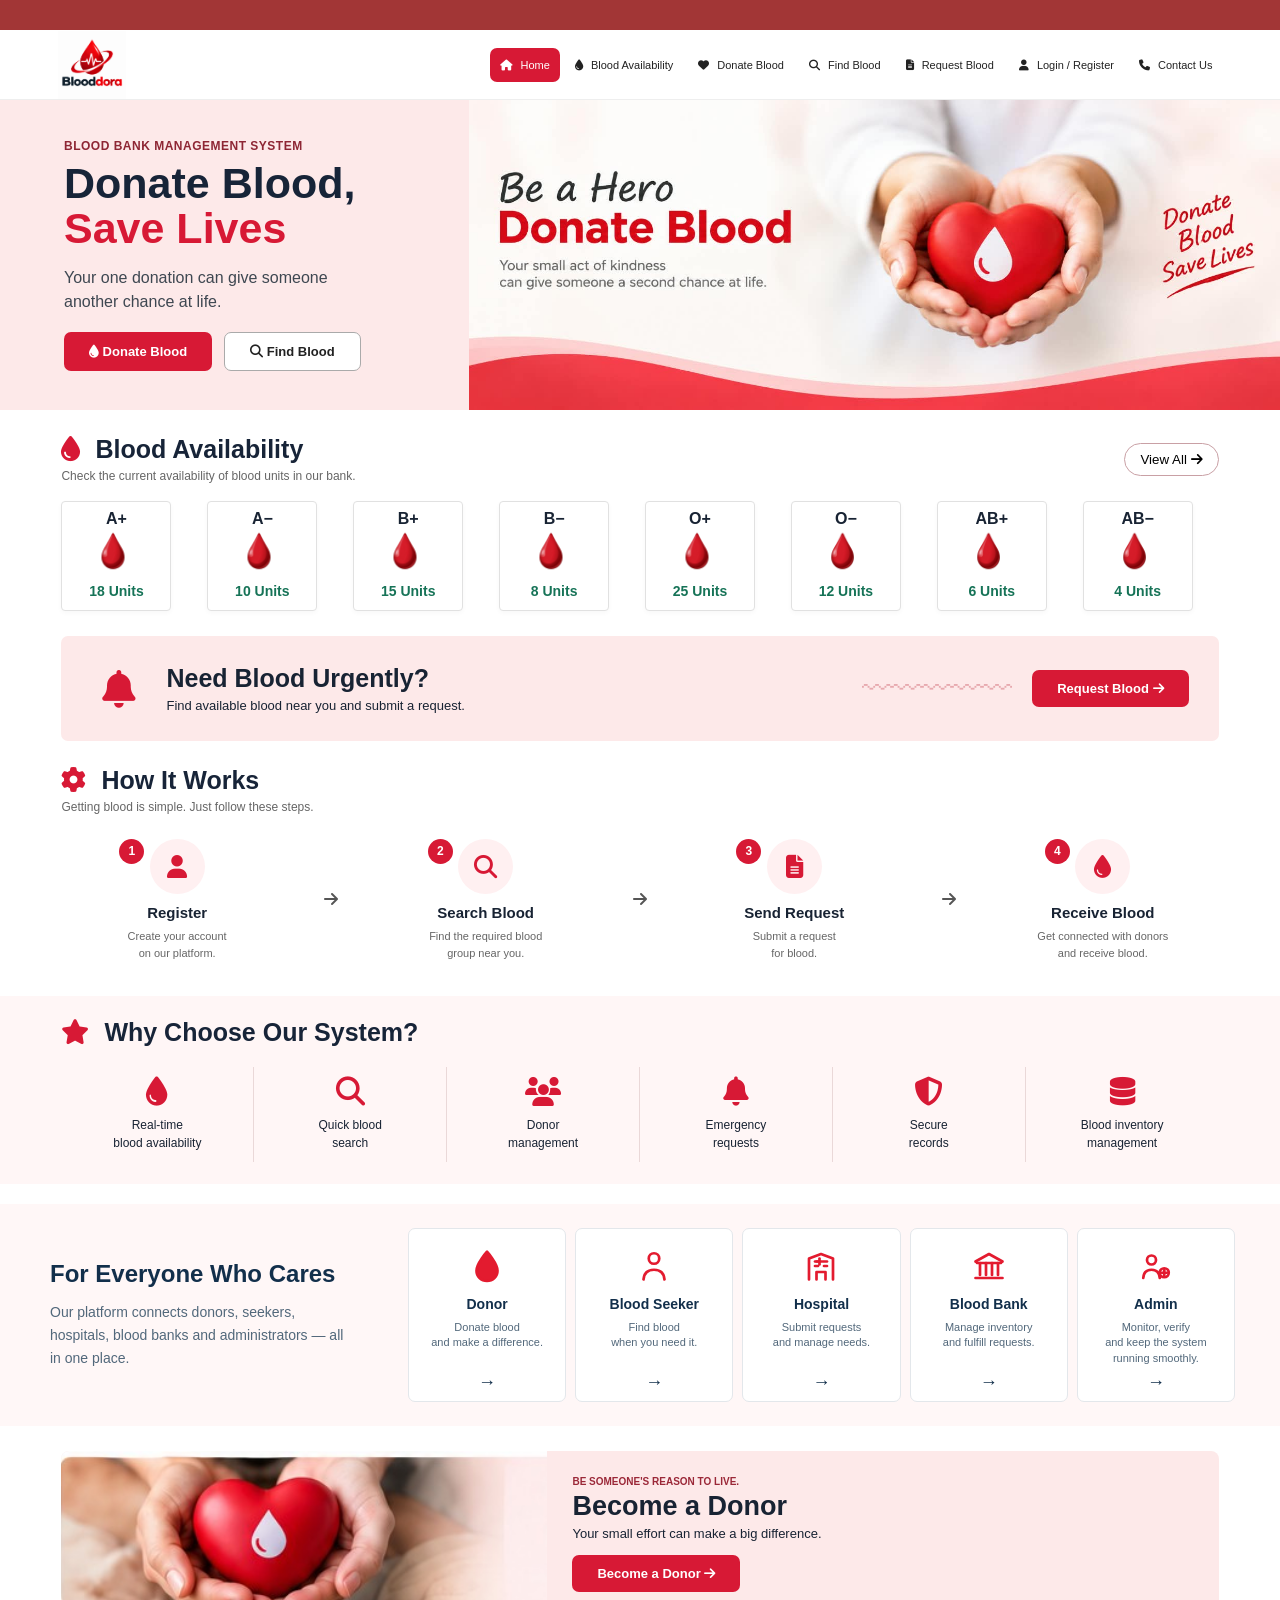
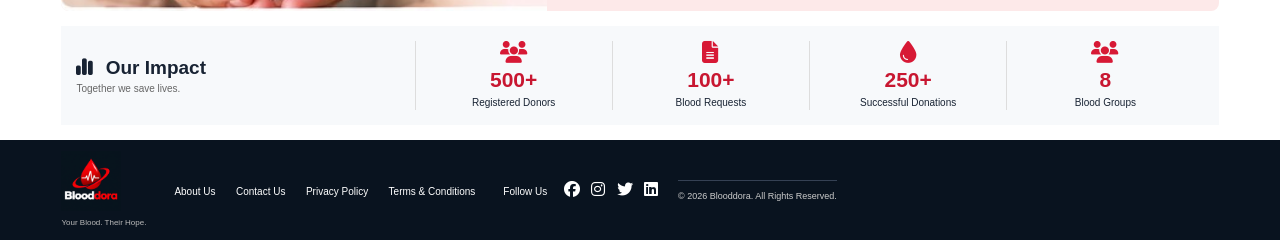
<file: index.html>
<!DOCTYPE html>
<html lang="en">

<head>
    <meta charset="UTF-8">
    <meta name="viewport" content="width=device-width, initial-scale=1.0">

    <title>Blooddora - Blood Bank Management System</title>

    <!-- Font Awesome -->
    <link rel="stylesheet" href="https://cdnjs.cloudflare.com/ajax/libs/font-awesome/6.5.2/css/all.min.css">

    <!-- CSS -->
    <link rel="stylesheet" href="style.css">
</head>

<body>
    <header style=" background-color: rgb(162, 54, 54); height: 30px;"></header>
    <!--NAVBAR-->
    <header class="navbar">

        <div class="logo">
            <img src="logo.png" alt="">
        </div>

        <nav>
            <a href="#" class="active">
                <i class="fa-solid fa-house"></i> Home
            </a>

            <a href="#">
                <i class="fa-solid fa-droplet"></i> Blood Availability
            </a>

            <a href="#">
                <i class="fa-solid fa-heart"></i> Donate Blood
            </a>

            <a href="#">
                <i class="fa-solid fa-magnifying-glass"></i> Find Blood
            </a>

            <a href="#">
                <i class="fa-solid fa-file-lines"></i> Request Blood
            </a>

            <a href="#">
                <i class="fa-solid fa-user"></i> Login / Register
            </a>

            <a href="#">
                <i class="fa-solid fa-phone"></i> Contact Us
            </a>
        </nav>

    </header>


    <!--HERO-->
    <section class="hero">

        <div class="hero-content">

            <p class="small-title">BLOOD BANK MANAGEMENT SYSTEM</p>

            <h1>
                Donate Blood,<br>
                <span>Save Lives</span>
            </h1>

            <p class="hero-text">
                Your one donation can give someone<br>
                another chance at life.
            </p>

            <div class="hero-buttons">
                <button class="btn red-btn" onclick="window.location.href='donor_registration.html'">
                    <i class="fa-solid fa-droplet"></i>
                    Donate Blood
                </button>

                <button class="btn white-btn">
                    <i class="fa-solid fa-magnifying-glass"></i>
                    Find Blood
                </button>
            </div>

        </div>

        <div class="hero-image">
            <img src="donar-image.jpeg" alt="">
        </div>

    </section>


    <!--BLOOD AVAILABILITY -->
    <section class="section">

        <div class="section-heading">

            <div>
                <h2>
                    <i class="fa-solid fa-droplet"></i>
                    Blood Availability
                </h2>

                <p>Check the current availability of blood units in our bank.</p>
            </div>

            <button class="view-btn">
                View All <i class="fa-solid fa-arrow-right"></i>
            </button>

        </div>


        <div class="blood-cards">

            <div class="blood-card">

                <h3>A+</h3>
                <div class="blood-icon">
                    <img src="blooddrop_transparent.png" alt="">
                </div>
                <strong>18 Units</strong>
            </div>

            <div class="blood-card">

                <h3>A−</h3>
                <div class="blood-icon"> <img src="blooddrop_transparent.png" alt=""></div>
                <strong>10 Units</strong>
            </div>

            <div class="blood-card">

                <h3>B+</h3>
                <div class="blood-icon"> <img src="blooddrop_transparent.png" alt=""></div>
                <strong>15 Units</strong>
            </div>

            <div class="blood-card">

                <h3>B−</h3>
                <div class="blood-icon"> <img src="blooddrop_transparent.png" alt=""> </div>
                <strong>8 Units</strong>
            </div>

            <div class="blood-card">

                <h3>O+</h3>
                <div class="blood-icon"> <img src="blooddrop_transparent.png" alt=""></div>
                <strong>25 Units</strong>
            </div>

            <div class="blood-card">

                <h3>O−</h3>
                <div class="blood-icon"> <img src="blooddrop_transparent.png" alt=""></div>
                <strong>12 Units</strong>
            </div>

            <div class="blood-card">

                <h3>AB+</h3>
                <div class="blood-icon"> <img src="blooddrop_transparent.png" alt=""></div>
                <strong>6 Units</strong>
            </div>

            <div class="blood-card">

                <h3>AB−</h3>
                <div class="blood-icon"> <img src="blooddrop_transparent.png" alt=""></div>
                <strong>4 Units</strong>
            </div>

        </div>

    </section>


    <!-- URGENT BLOOD -->
    <section class="urgent">

        <div class="urgent-icon">
            <i class="fa-solid fa-bell"></i>
        </div>

        <div class="urgent-text">
            <h2>Need Blood Urgently?</h2>
            <p>Find available blood near you and submit a request.</p>
        </div>

        <div class="heartbeat">
            〰〰〰〰〰
        </div>

        <button class="red-btn">
            Request Blood
            <i class="fa-solid fa-arrow-right"></i>
        </button>

    </section>


    <!--HOW IT WORKS -->
    <section class="section how-section">

        <div class="section-title">
            <h2>
                <i class="fa-solid fa-gear"></i>
                How It Works
            </h2>

            <p>Getting blood is simple. Just follow these steps.</p>
        </div>


        <div class="steps">

            <div class="step">

                <span class="number">1</span>

                <div class="step-icon">
                    <i class="fa-solid fa-user"></i>
                </div>

                <h3>Register</h3>

                <p>Create your account<br>on our platform.</p>

            </div>


            <div class="arrow">
                <i class="fa-solid fa-arrow-right"></i>
            </div>


            <div class="step">

                <span class="number">2</span>

                <div class="step-icon">
                    <i class="fa-solid fa-magnifying-glass"></i>
                </div>

                <h3>Search Blood</h3>

                <p>Find the required blood<br>group near you.</p>

            </div>


            <div class="arrow">
                <i class="fa-solid fa-arrow-right"></i>
            </div>


            <div class="step">

                <span class="number">3</span>

                <div class="step-icon">
                    <i class="fa-solid fa-file-lines"></i>
                </div>

                <h3>Send Request</h3>

                <p>Submit a request<br>for blood.</p>

            </div>


            <div class="arrow">
                <i class="fa-solid fa-arrow-right"></i>
            </div>


            <div class="step">

                <span class="number">4</span>

                <div class="step-icon">
                    <i class="fa-solid fa-droplet"></i>
                </div>

                <h3>Receive Blood</h3>

                <p>Get connected with donors<br>and receive blood.</p>

            </div>

        </div>

    </section>


    <!--WHY CHOOSE-->
    <section class="why">

        <div class="section-title">
            <h2>
                <i class="fa-solid fa-star"></i>
                Why Choose Our System?
            </h2>
        </div>


        <div class="features">

            <div class="feature">
                <i class="fa-solid fa-droplet"></i>
                <p>Real-time<br>blood availability</p>
            </div>

            <div class="feature">
                <i class="fa-solid fa-magnifying-glass"></i>
                <p>Quick blood<br>search</p>
            </div>

            <div class="feature">
                <i class="fa-solid fa-users"></i>
                <p>Donor<br>management</p>
            </div>

            <div class="feature">
                <i class="fa-solid fa-bell"></i>
                <p>Emergency<br>requests</p>
            </div>

            <div class="feature">
                <i class="fa-solid fa-shield-halved"></i>
                <p>Secure<br>records</p>
            </div>

            <div class="feature">
                <i class="fa-solid fa-database"></i>
                <p>Blood inventory<br>management</p>
            </div>

        </div>

    </section>


    <!--EVERYONE-->

    <section class="everyone-section" style="margin-top: 20px; margin-bottom: 20px;">
        <div class="everyone-container">

            <!-- Left Content -->
            <div class="everyone-intro">
                <h2>For Everyone Who Cares</h2>

                <p>
                    Our platform connects donors, seekers, hospitals,
                    blood banks and administrators — all in one place.
                </p>
            </div>

            <!-- Right Cards -->
            <div class="everyone-cards">

                <!-- Donor -->
                <div class="role-card">
                    <div class="role-icon">
                        <!-- Blood Drop -->
                        <svg viewBox="0 0 24 24" aria-hidden="true">
                            <path
                                d="M12 2.5C12 2.5 5 10.2 5 15.1C5 19.1 8.1 22 12 22C15.9 22 19 19.1 19 15.1C19 10.2 12 2.5 12 2.5Z" />
                        </svg>
                    </div>

                    <h3>Donor</h3>

                    <p>
                        Donate blood<br>
                        and make a difference.
                    </p>

                    <a href="#" class="role-arrow">→</a>
                </div>


                <!-- Blood Seeker -->
                <div class="role-card">
                    <div class="role-icon">
                        <!-- User -->
                        <svg viewBox="0 0 24 24" aria-hidden="true">
                            <circle cx="12" cy="7" r="3.5" />
                            <path d="M5 21C5.4 16.9 8 14.5 12 14.5C16 14.5 18.6 16.9 19 21" />
                        </svg>
                    </div>

                    <h3>Blood Seeker</h3>

                    <p>
                        Find blood<br>
                        when you need it.
                    </p>

                    <a href="#" class="role-arrow">→</a>
                </div>


                <!-- Hospital -->
                <div class="role-card">
                    <div class="role-icon">
                        <!-- Hospital -->
                        <svg viewBox="0 0 24 24" aria-hidden="true">
                            <path d="M4 21V7L12 4L20 7V21" />
                            <path d="M9 21V16H15V21" />
                            <path d="M8 9H10" />
                            <path d="M14 9H16" />
                            <path d="M8 12H10" />
                            <path d="M14 12H16" />
                            <path d="M11 7V11" />
                            <path d="M9 9H13" />
                        </svg>
                    </div>

                    <h3>Hospital</h3>

                    <p>
                        Submit requests<br>
                        and manage needs.
                    </p>

                    <a href="#" class="role-arrow">→</a>
                </div>


                <!-- Blood Bank -->
                <div class="role-card">
                    <div class="role-icon">
                        <!-- Bank -->
                        <svg viewBox="0 0 24 24" aria-hidden="true">
                            <path d="M3 9L12 4L21 9" />
                            <path d="M4 10H20" />
                            <path d="M6 10V18" />
                            <path d="M10 10V18" />
                            <path d="M14 10V18" />
                            <path d="M18 10V18" />
                            <path d="M3 20H21" />
                        </svg>
                    </div>

                    <h3>Blood Bank</h3>

                    <p>
                        Manage inventory<br>
                        and fulfill requests.
                    </p>

                    <a href="#" class="role-arrow">→</a>
                </div>


                <!-- Admin -->
                <div class="role-card">
                    <div class="role-icon">
                        <!-- Admin -->
                        <svg viewBox="0 0 24 24" aria-hidden="true">
                            <circle cx="9" cy="8" r="3" />
                            <path d="M3.5 20C3.8 16.5 5.7 14.5 9 14.5C12.3 14.5 14.2 16.5 14.5 20" />
                            <circle cx="17.5" cy="16.5" r="3" />
                            <path d="M17.5 14.8V18.2" />
                            <path d="M15.8 16.5H19.2" />
                        </svg>
                    </div>

                    <h3>Admin</h3>

                    <p>
                        Monitor, verify<br>
                        and keep the system running smoothly.
                    </p>

                    <a href="#" class="role-arrow">→</a>
                </div>

            </div>

        </div>
    </section>

    <!--DONOR BANNER-->
    <section class="donor-banner">

        <div class="donor-image">
            <img src="heroimage.jpeg" alt="">
        </div>

        <div class="donor-content">

            <p>BE SOMEONE'S REASON TO LIVE.</p>

            <h2>Become a Donor</h2>

            <span>Your small effort can make a big difference.</span>

            <button class="red-btn" onclick="window.location.href='donor_registration.html'">
                Become a Donor
                <i class="fa-solid fa-arrow-right"></i>
            </button>

        </div>

    </section>


    <!--IMPACT-->
    <section class="impact">

        <div class="impact-title">
            <h2>
                <i class="fa-solid fa-chart-simple"></i>
                Our Impact
            </h2>

            <p>Together we save lives.</p>
        </div>


        <div class="impact-items">

            <div>
                <i class="fa-solid fa-users"></i>
                <strong>500+</strong>
                <span>Registered Donors</span>
            </div>

            <div>
                <i class="fa-solid fa-file-lines"></i>
                <strong>100+</strong>
                <span>Blood Requests</span>
            </div>

            <div>
                <i class="fa-solid fa-droplet"></i>
                <strong>250+</strong>
                <span>Successful Donations</span>
            </div>

            <div>
                <i class="fa-solid fa-users"></i>
                <strong>8</strong>
                <span>Blood Groups</span>
            </div>

        </div>

    </section>


    <!--  FOOTER  -->
    <footer>

        <div style="display: block;">
            <div class="footer-logo">
                <img src="footer-logo.jpeg" alt="">
            </div>
            <div>
                <span class="logo-span">Your Blood. Their Hope.</span>
            </div>
        </div>


        <div class="footer-links">

            <a href="#">About Us</a>
            <a href="#">Contact Us</a>
            <a href="#">Privacy Policy</a>
            <a href="#">Terms & Conditions</a>

        </div>


        <div class="social">

            <span>Follow Us</span>

            <a href="#"><i class="fa-brands fa-facebook"></i></a>
            <a href="#"><i class="fa-brands fa-instagram"></i></a>
            <a href="#"><i class="fa-brands fa-twitter"></i></a>
            <a href="#"><i class="fa-brands fa-linkedin"></i></a>

        </div>


        <div class="copyright">
            © 2026 Blooddora. All Rights Reserved.
        </div>

    </footer>

</body>

</html>
</file>
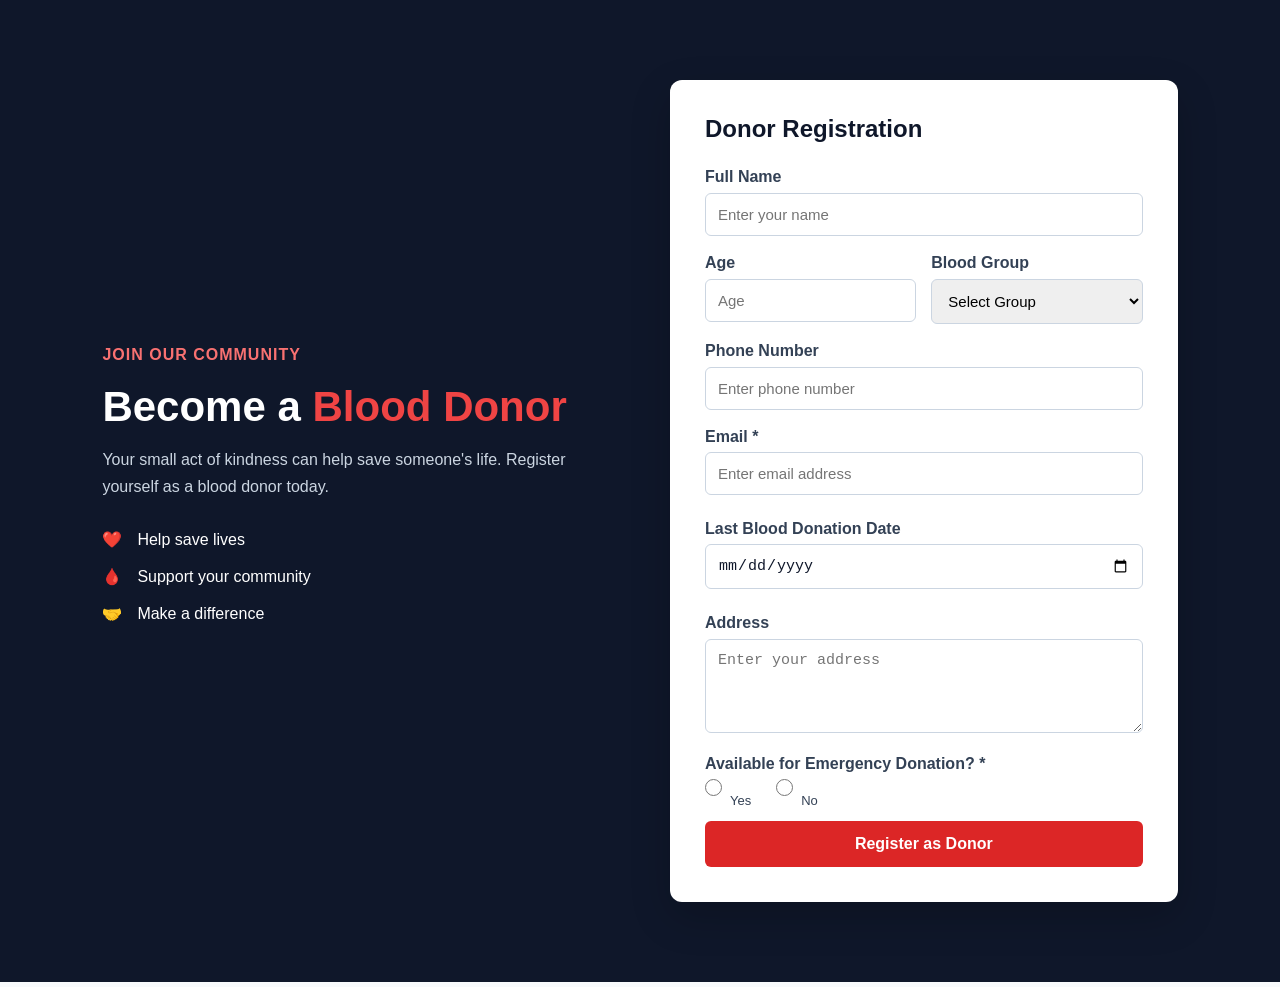
<file: donor_registration.html>
<!DOCTYPE html>
<html lang="en">

<head>
    <meta charset="UTF-8">
    <meta name="viewport" content="width=device-width, initial-scale=1.0">
    <title>Blooddora - Blood Bank</title>
    <!-- CSS File -->
    <link rel="stylesheet" href="donor_registration.css">
    </link>

</head>
<!-- DONOR FORM -->
<section class="donor-section" id="donor">
    <div class="donor-container">
        <div class="donor-info">
            <p>JOIN OUR COMMUNITY</p>
            <h2>
                Become a
                <span>Blood Donor</span>
            </h2>
            <p>
                Your small act of kindness can help save someone's life.
                Register yourself as a blood donor today.
            </p>
            <div class="donor-points">
                <div>
                    ❤️
                    <span>Help save lives</span>
                </div>
                <div>
                    🩸
                    <span>Support your community</span>
                </div>
                <div>
                    🤝
                    <span>Make a difference</span>
                </div>
            </div>
        </div>
        <div class="donor-form">
            <h2>Donor Registration</h2>
            <form>
                <div class="input-group">
                    <label>Full Name</label>
                    <input type="text" placeholder="Enter your name" required>
                </div>
                <div class="form-row">
                    <div class="input-group">
                        <label>Age</label>
                        <input type="number"  id="age" name="age"
                            min="18" max="60" placeholder="Age" required>
                    </div>
                    <div class="input-group">
                        <label>Blood Group</label>
                        <select required>
                            <option value="">
                                Select Group
                            </option>
                            <option>A+</option>
                            <option>A-</option>
                            <option>B+</option>
                            <option>B-</option>
                            <option>O+</option>
                            <option>O-</option>
                            <option>AB+</option>
                            <option>AB-</option>
                        </select>
                    </div>
                </div>
                <div class="input-group">
                    <label>Phone Number</label>
                    <input type="tel" placeholder="Enter phone number" required>
                </div>
                <div class="form-group">
                        <label for="email">Email <b>*</b></label>
                        <input type="email" id="email" name="email"
                            placeholder="Enter email address" required>
                    </div>
                    <div class="form-group">
                        <label for="last-donation">Last Blood Donation Date</label>
                        <input type="date" id="last-donation" name="lastDonation">
                    </div>


                <div class="input-group">
                    <label>Address</label>
                    <textarea rows="4" placeholder="Enter your address"></textarea>
                </div>
                  <div class="form-group">
                        <label>Available for Emergency Donation? <b>*</b></label>
                        <div class="radio-group">
                            <label>
                                <input type="radio" name="emergency"
                                    value="yes" required> Yes
                            </label>
                            <label>
                                <input type="radio" name="emergency" value="no"> No
                            </label>
                        </div>
                    </div>
                <button type="submit">
                    Register as Donor
                </button>
            </form>
        </div>
    </div>
</section>
</body>

</html>
</file>
<file: style.css>
*{
    margin: 0;
    padding: 0;
    box-sizing: border-box;
}

body {
    font-family: Arial, Helvetica, sans-serif;
    color: #182333;
    background: #fff;
}


/* NAVBAR  */

.navbar {
    height: 70px;
    display: flex;
    align-items: center;
    justify-content: space-between;
    padding: 0 4.5%;
    background: #fff;
    border-bottom: 1px solid #eee;
}

.logo {
    display: flex;
    height: 68px;
    align-items: center;
    gap: 10px;
}
.logo img{
    height: 100%;
    width: 68px;
}

.navbar nav {
    display: flex;
    align-items: center;
    gap: 5px;
}

.navbar nav a {
    text-decoration : none;
    color: #222;
    font-size: 11px;
    padding: 11px 10px;
    border-radius: 7px;
    white-space: nowrap;
}

.navbar nav a i {
    margin-right: 5px;
}

.navbar nav a:hover{
    background-color: rgb(235, 235, 235);
    color:#060606;
}
.navbar nav .active {
    background: #d71935;
    color: white;
}


/*  HERO  */

.hero {
    min-height: 310px;
    display: flex;
    align-items: center;
    background: #fde9e9;
    overflow: hidden;
}

.hero-content {
    width: 50%;
    padding-left: 5%;
    z-index: 2;
}

.small-title {
    color: #8e2634;
    font-size: 12px;
    font-weight: bold;
    letter-spacing: .5px;
    margin-bottom: 8px;
}

.hero h1 {
    font-size: 43px;
    line-height: 1.05;
    color: #172438;
    margin-bottom: 15px;
}

.hero h1 span {
    color: #d71935;
}

.hero-text {
    color: #3e4751;
    font-size: 16px;
    line-height: 1.5;
}

.hero-buttons {
    margin-top: 18px;
    display: flex;
    gap: 12px;
}

.btn,
.red-btn,
.white-btn {
    border: none;
    border-radius: 7px;
    padding: 11px 25px;
    font-size: 13px;
    cursor: pointer;
    font-weight: 600;
}

.red-btn {
    background: #d71935;
    color: white;
}

.red-btn:hover {
    background: #b9142c;
}
.white-btn:hover,
.view-btn:hover {
    background: rgb(245, 244, 244);
}

.white-btn {
    background: white;
    color: #222;
    border: 1px solid #aaa;
}

.hero-image {
    width: 90%;
    height: 310px;
}

.hero-image img {
    width: 100%;
    height: 100%;
    object-fit: cover;
}


/*  COMMON SECTION  */

.section {
    padding: 25px 4.8%;
}

.section-heading {
    display: flex;
    justify-content: space-between;
    align-items: center;
    margin-bottom: 18px;
}

.section-heading h2,
.section-title h2 {
    font-size: 25px;
    color: #172438;
}

.section-heading h2 i,
.section-title h2 i {
    color: #d71935;
    margin-right: 8px;
}

.section-heading p,
.section-title p {
    font-size: 12px;
    color: #666;
    margin-top: 5px;
}

.view-btn {
    border: 1px solid #c9a0a5;
    background: white;
    padding: 8px 15px;
    border-radius: 20px;
    cursor: pointer;
}


/*  BLOOD CARDS  */

.blood-cards {
    display: grid;
    grid-template-columns: repeat(8, 1fr);
    gap: 10px;
}

.blood-card {
    height: 110px;
    width: 110px;
    border: 1px solid #e1e1e1;
    border-radius: 4px;
    text-align: center;
    padding: 8px 5px;
    background: white;
    box-shadow: 0 2px 5px rgba(0,0,0,.03);
}

.blood-card h3 {
    font-size: 16px;
    margin-top:0px;

}
 .blood-icon  img{
    padding-left: 23px;
    height:70%;
    width: 70%;
    display: block;

 }


.blood-card strong {
    display: block;
    margin-top: 9px;
    color: #167357;
    font-size: 14px;
}

/*  URGENT */

.urgent {
    margin: 0 4.8% 25px;
    min-height: 105px;
    background: #fde9e9;
    border-radius: 7px;
    display: flex;
    align-items: center;
    padding: 18px 30px;
    gap: 20px;
}

.urgent-icon {
    width: 55px;
    text-align: center;
}

.urgent-icon i {
    font-size: 38px;
    color: #d71935;
}

.urgent-text {
    flex: 1;
}

.urgent-text h2 {
    font-size: 25px;
    margin-bottom: 5px;
}

.urgent-text p {
    font-size: 13px;
}

.heartbeat {
    color: #e7a9ae;
    font-size: 30px;
}


/*  HOW IT WORKS */

.how-section {
    padding-top: 0;
}

.steps {
    display: flex;
    align-items: center;
    justify-content: space-between;
    margin-top: 25px;
}

.step {
    position: relative;
    text-align: center;
    width: 20%;
}

.number {
    position: absolute;
    top: 0;
    left: 25%;
    width: 25px;
    height: 25px;
    line-height: 25px;
    background: #d71935;
    color: white;
    border-radius: 50%;
    font-size: 12px;
    font-weight: bold;
}

.step-icon {
    width: 55px;
    height: 55px;
    margin: auto;
    background: #fff0f1;
    color: #d71935;
    border-radius: 50%;
    display: flex;
    justify-content: center;
    align-items: center;
    font-size: 23px;
}

.step h3 {
    margin-top: 10px;
    font-size: 15px;
}

.step p {
    color: #666;
    font-size: 11px;
    line-height: 1.5;
    margin-top: 7px;
}

.arrow {
    color: #555;
}


/*  WHY CHOOSE */

.why {
    background: #fff6f6;
    padding: 22px 4.8%;
    margin-top: 10px;
}

.features {
    display: grid;
    grid-template-columns: repeat(6, 1fr);
    margin-top: 20px;
}

.feature {
    text-align: center;
    padding: 10px;
    border-right: 1px solid #ead8d8;
}

.feature:last-child {
    border: none;
}

.feature i {
    color: #d71935;
    font-size: 29px;
    margin-bottom: 10px;
}

.feature p {
    font-size: 12px;
    line-height: 1.5;
}


/*  DONOR BANNER  */

.donor-banner {
    margin: 25px 4.8% 15px;
    height: 160px;
    background: #fde9e9;
    border-radius: 8px;
    overflow: hidden;
    display: flex;
}

.donor-image {
    width: 42%;
}

.donor-image img {
    width: 100%;
    height: 100%;
    object-fit: cover;
}

.donor-content {
    padding: 25px;
}

.donor-content p {
    font-size: 10px;
    font-weight: bold;
    color: #9b2838;
}

.donor-content h2 {
    font-size: 27px;
    margin: 4px 0;
}

.donor-content span {
    font-size: 13px;
    display: block;
    margin-bottom: 14px;
}


/*  IMPACT  */

.impact {
    margin: 0 4.8% 15px;
    background: #f7f9fb;
    padding: 15px;
    display: flex;
    align-items: center;
}

.impact-title {
    width: 30%;
}

.impact-title h2 {
    font-size: 19px;
}

.impact-title i {
    margin-right: 7px;
}

.impact-title p {
    font-size: 10px;
    color: #666;
    margin-top: 4px;
}

.impact-items {
    width: 70%;
    display: grid;
    grid-template-columns: repeat(4, 1fr);
}

.impact-items > div {
    text-align: center;
    border-left: 1px solid #ddd;
}

.impact-items i {
    color: #d71935;
    font-size: 22px;
    display: block;
}

.impact-items strong {
    display: block;
    color: #c81731;
    font-size: 21px;
    margin-top: 5px;
}

.impact-items span {
    font-size: 10px;
}


/*  FOOTER  */

footer {
    height: 100px;
    background: rgb(9, 19, 31);
    color: white;
    padding: 17px 4.8%;
    display: flex;
    grid-template-columns: 1fr 2fr 1fr;
    align-items: center;
    gap: 20px;
}

.footer-logo {
    height: 60px;
    width: 60px;
}

.footer-logo img {
   height: auto;
   width: 100px;
   max-width: 100%;
   display: block;
}

.logo-span {
    font-size: 8px;
    color: #bbb;
}

.footer-links {
    text-align: center;
}

.footer-links a {
    color: white;
    text-decoration: none;
    font-size: 10px;
    margin: 0 8px;
}

.social {
    text-align: right;
}

.social span {
    font-size: 10px;
    margin-right: 5px;
}

.social a {
    color: white;
    margin-left: 7px;
    font-size: 16px;
}

.copyright {
    grid-column: 1 / 4;
    text-align: center;
    font-size: 9px;
    color: #ccc;
    border-top: 1px solid #354154;
    padding-top: 10px;
}
/*FOR EVERYONE WHO CARES*/

.everyone-section {
    width: 100%;
    background: #fff7f7;
    padding: 24px 45px;
    box-sizing: border-box;
}

.everyone-container {
    width: 100%;
    max-width: 1200px;
    margin: 0 auto;

    display: flex;
    align-items: stretch;
    gap: 25px;
}


.everyone-intro {
    width: 29%;
    display: flex;
    flex-direction: column;
    justify-content: center;
    padding: 8px 5px;
}

.everyone-intro h2 {
    margin: 0 0 12px;

    color: #122f4b;
    font-size: 24px;
    font-weight: 700;
    line-height: 1.2;
}

.everyone-intro p {
    margin: 0;

    color: #52687b;
    font-size: 14px;
    line-height: 1.65;
    max-width: 300px;
}

.everyone-cards {
    width: 71%;

    display: grid;
    grid-template-columns: repeat(5, 1fr);
    gap: 9px;
}

.role-card {
    min-height: 145px;

    background: #ffffff;
    border: 1px solid #e3e7eb;
    border-radius: 7px;

    padding: 15px 8px 10px;

    box-sizing: border-box;

    display: flex;
    flex-direction: column;
    align-items: center;
    text-align: center;

    transition:
        transform 0.25s ease,
        box-shadow 0.25s ease,
        border-color 0.25s ease;
}

.role-card:hover {
    transform: translateY(-4px);

    border-color: #e31b2f;

    box-shadow:
        0 8px 22px rgba(20, 47, 75, 0.10);
}

.role-icon {
    width: 44px;
    height: 44px;

    margin-bottom: 8px;

    display: flex;
    align-items: center;
    justify-content: center;
}

.role-icon svg {
    width: 36px;
    height: 36px;

    fill: none;
    stroke: #e31b2f;
    stroke-width: 1.8;
    stroke-linecap: round;
    stroke-linejoin: round;
}


/* Blood Drop Icon */
.role-card:first-child .role-icon svg {
    fill: #e31b2f;
    stroke: #e31b2f;
}


.role-card h3 {
    margin: 0 0 6px;

    color: #122f4b;

    font-size: 14px;
    font-weight: 700;
    line-height: 1.25;
}


.role-card p {
    margin: 0;

    color: #52687b;

    font-size: 11px;
    line-height: 1.45;
}


.role-arrow {
    margin-top: auto;
    padding-top: 6px;

    color: #122f4b;

    text-decoration: none;

    font-size: 18px;
    font-weight: 600;

    line-height: 1;

    transition:
        color 0.2s ease,
        transform 0.2s ease;
}

.role-card:hover .role-arrow {
    color: #e31b2f;
    transform: translateX(4px);
}

/*RESPONSIVE*/

@media (max-width: 1100px) {

    .everyone-section {
        padding: 24px 30px;
    }

    .everyone-container {
        gap: 18px;
    }

    .everyone-intro {
        width: 25%;
    }

    .everyone-cards {
        width: 75%;
        gap: 7px;
    }

    .role-card {
        padding-left: 5px;
        padding-right: 5px;
    }

    .role-card h3 {
        font-size: 13px;
    }

    .role-card p {
        font-size: 10px;
    }

}


@media (max-width: 850px) {

    .everyone-section {
        padding: 30px 25px;
    }

    .everyone-container {
        flex-direction: column;
        gap: 20px;
    }

    .everyone-intro {
        width: 100%;
        padding: 0;
    }

    .everyone-intro h2 {
        font-size: 23px;
    }

    .everyone-intro p {
        max-width: 550px;
    }

    .everyone-cards {
        width: 100%;

        grid-template-columns:
            repeat(3, minmax(0, 1fr));

        gap: 12px;
    }

    .role-card {
        min-height: 150px;
    }

}

@media (max-width: 600px) {

    .everyone-section {
        padding: 28px 16px;
    }

    .everyone-container {
        gap: 18px;
    }

    .everyone-intro h2 {
        font-size: 21px;
        margin-bottom: 8px;
    }

    .everyone-intro p {
        font-size: 13px;
        line-height: 1.55;
    }

    .everyone-cards {
        grid-template-columns: repeat(2, 1fr);
        gap: 10px;
    }

    .role-card {
        min-height: 150px;

        padding: 14px 8px 9px;

        border-radius: 8px;
    }

    .role-icon {
        width: 42px;
        height: 42px;
    }

    .role-icon svg {
        width: 33px;
        height: 33px;
    }

    .role-card h3 {
        font-size: 13px;
    }

    .role-card p {
        font-size: 10.5px;
    }

}

@media (max-width: 1000px) {

    .navbar {
        height: auto;
        padding: 15px;
        flex-direction: column;
        gap: 15px;
    }

    .navbar nav {
        flex-wrap: wrap;
        justify-content: center;
    }

    .hero {
        flex-direction: column;
    }

    .hero-content,
    .hero-image {
        width: 100%;
    }

    .hero-content {
        padding: 35px 8%;
    }

    .blood-cards {
        grid-template-columns: repeat(4, 1fr);
    }

    .features {
        grid-template-columns: repeat(3, 1fr);
    }

    .impact {
        flex-direction: column;
        gap: 20px;
    }

    .impact-title,
    .impact-items {
        width: 100%;
    }

}


@media (max-width: 600px) {

    .hero h1 {
        font-size: 35px;
    }

    .blood-cards {
        grid-template-columns: repeat(2, 1fr);
    }

    .urgent {
        flex-wrap: wrap;
    }

    .heartbeat {
        display: none;
    }

    .steps {
        flex-direction: column;
        gap: 25px;
    }

    .step {
        width: 100%;
    }

    .arrow {
        transform: rotate(90deg);
    }

    .features {
        grid-template-columns: repeat(2, 1fr);
    }

    .donor-banner {
        height: auto;
        flex-direction: column;
    }

    .donor-image {
        width: 100%;
        height: 180px;
    }

    .impact-items {
        grid-template-columns: repeat(2, 1fr);
        gap: 20px;
    }

    footer {
        grid-template-columns: 1fr;
        text-align: center;
    }

    .footer-logo,
    .social {
        justify-content: center;
        text-align: center;
    }

    .copyright {
        grid-column: 1;
    }
}
</file>
<file: donor_registration.css>
/*  GENERAL */

* {
    margin: 0;
    padding: 0;
    box-sizing: border-box;
}

html {
    scroll-behavior: smooth;
}

body {
    font-family: Arial, sans-serif;
    background: #f8fafc;
    color: #1e293b;
}



/* DONOR SECTION  */

.donor-section {
    background: #0f172a;
    padding: 80px 8%;
}


.donor-container {
    max-width: 1100px;
    margin: auto;
    display: grid;
    grid-template-columns: 1fr 1fr;
    gap: 60px;
    align-items: center;
}


.donor-info {
    color: white;
}


.donor-info>p:first-child {
    color: #f87171;
    font-weight: bold;
    letter-spacing: 1px;
}


.donor-info h2 {
    font-size: 42px;
    margin: 15px 0;
}


.donor-info h2 span {
    color: #ef4444;
}


.donor-info>p {
    color: #cbd5e1;
    line-height: 1.7;
}


.donor-points {
    margin-top: 30px;
}


.donor-points div {
    margin: 18px 0;
    display: flex;
    gap: 15px;
    align-items: center;
    color: white;
}


/* Donor Form */

.donor-form {
    background: white;
    padding: 35px;
    border-radius: 12px;
    box-shadow: 0 15px 40px rgba(0, 0, 0, 0.2);
}


.donor-form h2 {
    color: #0f172a;
    margin-bottom: 25px;
}


.input-group {
    
    margin-bottom: 18px;
}
.form-group {
    min-width: 0;
    display: flex;
    flex-direction: column;
    gap: 6px;
   font-weight: bold;
     color: #334155;
     
}
.form-group input{
        width: 100%;
    padding: 12px;
    border: 1px solid #cbd5e1;
    border-radius: 6px;
    font-size: 15px;
    outline: none; 
    color: #0f172a;
    margin-bottom: 25px;

}
.radio-group {
    min-height: 38px;
    display: flex;
    align-items: center;
    gap: 25px;
}
.radio-group label {
    display: flex;
    align-items: center;
    gap: 8px;
    font-size: 13px;
    font-weight: 400;
    cursor: pointer;
}

.radio-group input {
    width: 17px;
    height: 17px;
    accent-color: #344c62;
    

}

.input-group label {
    display: block;
    margin-bottom: 7px;
    font-weight: bold;
    color: #334155;
}


.input-group input,
.input-group select,
.input-group textarea {
    width: 100%;
    padding: 12px;
    border: 1px solid #cbd5e1;
    border-radius: 6px;
    font-size: 15px;
    outline: none;
}


.input-group input:focus,
.input-group select:focus,
.input-group textarea:focus {
    border-color: #dc2626;
}


.input-group textarea {
    resize: vertical;
}


.form-row {
    display: grid;
    grid-template-columns: 1fr 1fr;
    gap: 15px;
}


.donor-form button {
    width: 100%;
    padding: 14px;
    border: none;
    border-radius: 6px;
    background: #dc2626;
    color: white;
    font-size: 16px;
    font-weight: bold;
    cursor: pointer;
}


.donor-form button:hover {
    background: #b91c1c;
}

/*  RESPONSIVE */

@media (max-width: 900px) {

    .nav-links {
        gap: 15px;
    }

    .hero {
        flex-direction: column;
        text-align: center;
        gap: 50px;
    }

    .hero-buttons {
        justify-content: center;
    }

    .blood-cards {
        grid-template-columns: repeat(2, 1fr);
    }

    .donor-container {
        grid-template-columns: 1fr;
    }

    .footer-content {
        grid-template-columns: 1fr 1fr;
    }
}


@media (max-width: 600px) {

    .navbar {
        height: auto;
        padding: 15px;
        flex-wrap: wrap;
        gap: 15px;
    }

    .nav-links {
        order: 3;
        width: 100%;
        justify-content: center;
    }

    .nav-button {
        display: none;
    }

    .hero {
        padding: 50px 20px;
    }

    .hero h1 {
        font-size: 40px;
    }

    .hero-image {
        width: 280px;
        height: 280px;
    }

    .blood-cards {
        grid-template-columns: 1fr;
    }

    .form-row {
        grid-template-columns: 1fr;
    }

    .footer-content {
        grid-template-columns: 1fr;
    }

}
</file>
